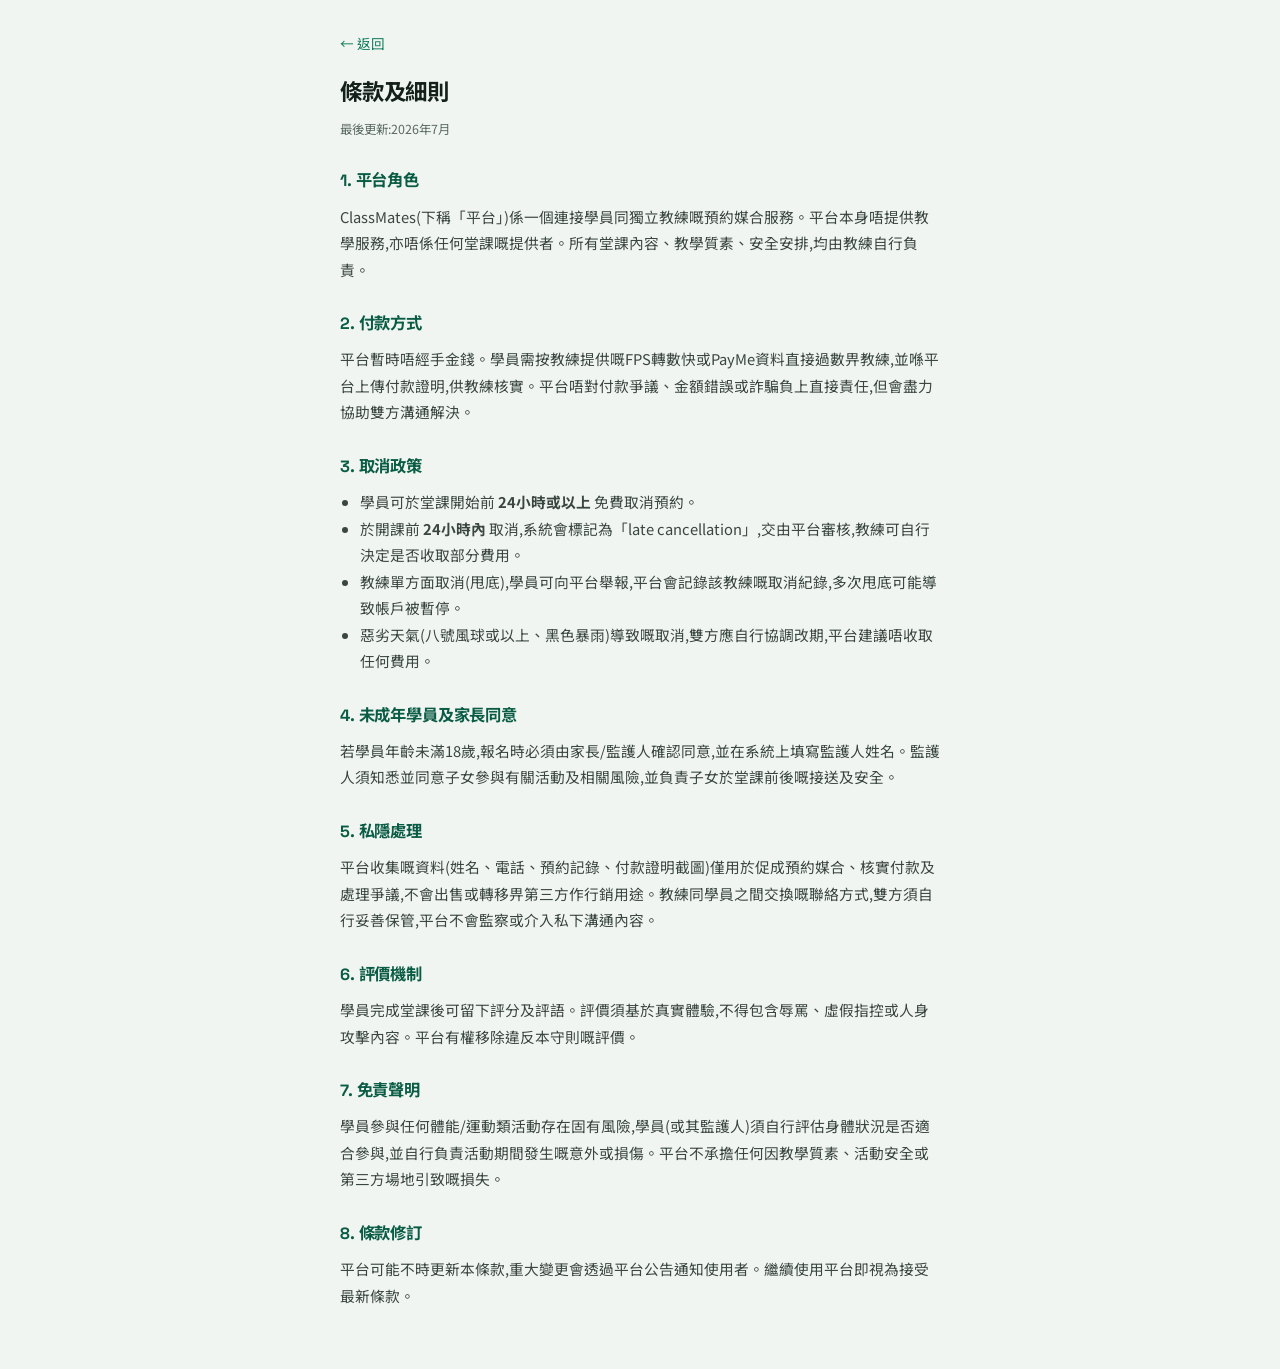
<file: terms.html>
<!DOCTYPE html>
<html lang="zh-HK">
<head>
<meta charset="UTF-8">
<meta name="viewport" content="width=device-width, initial-scale=1.0">
<title>條款及細則 — ClassMates</title>
<link href="https://fonts.googleapis.com/css2?family=Space+Grotesk:wght@500;700&family=Noto+Sans+HK:wght@400;600;700&display=swap" rel="stylesheet">
<link rel="stylesheet" href="styles.css">
<style>
  .doc{max-width:640px;margin:0 auto;padding:30px 20px 60px;line-height:1.8;font-size:.92rem}
  .doc h1{font-size:1.4rem;margin-bottom:4px}
  .doc .upd{color:var(--ink-2);font-size:.78rem;margin-bottom:24px}
  .doc h2{font-size:1.02rem;margin:26px 0 8px;color:var(--green-dk)}
  .doc p, .doc li{color:#3A4640}
  .doc ul{margin-left:20px;margin-top:6px}
  .doc .back{display:inline-block;margin-bottom:18px;color:var(--green);font-size:.85rem;text-decoration:none}
</style>
</head>
<body>
<div class="doc">
  <a href="javascript:history.back()" class="back">← 返回</a>
  <h1>條款及細則</h1>
  <div class="upd">最後更新:2026年7月</div>

  <h2>1. 平台角色</h2>
  <p>ClassMates(下稱「平台」)係一個連接學員同獨立教練嘅預約媒合服務。平台本身唔提供教學服務,亦唔係任何堂課嘅提供者。所有堂課內容、教學質素、安全安排,均由教練自行負責。</p>

  <h2>2. 付款方式</h2>
  <p>平台暫時唔經手金錢。學員需按教練提供嘅FPS轉數快或PayMe資料直接過數畀教練,並喺平台上傳付款證明,供教練核實。平台唔對付款爭議、金額錯誤或詐騙負上直接責任,但會盡力協助雙方溝通解決。</p>

  <h2>3. 取消政策</h2>
  <ul>
    <li>學員可於堂課開始前 <b>24小時或以上</b> 免費取消預約。</li>
    <li>於開課前 <b>24小時內</b> 取消,系統會標記為「late cancellation」,交由平台審核,教練可自行決定是否收取部分費用。</li>
    <li>教練單方面取消(甩底),學員可向平台舉報,平台會記錄該教練嘅取消紀錄,多次甩底可能導致帳戶被暫停。</li>
    <li>惡劣天氣(八號風球或以上、黑色暴雨)導致嘅取消,雙方應自行協調改期,平台建議唔收取任何費用。</li>
  </ul>

  <h2>4. 未成年學員及家長同意</h2>
  <p>若學員年齡未滿18歲,報名時必須由家長/監護人確認同意,並在系統上填寫監護人姓名。監護人須知悉並同意子女參與有關活動及相關風險,並負責子女於堂課前後嘅接送及安全。</p>

  <h2>5. 私隱處理</h2>
  <p>平台收集嘅資料(姓名、電話、預約記錄、付款證明截圖)僅用於促成預約媒合、核實付款及處理爭議,不會出售或轉移畀第三方作行銷用途。教練同學員之間交換嘅聯絡方式,雙方須自行妥善保管,平台不會監察或介入私下溝通內容。</p>

  <h2>6. 評價機制</h2>
  <p>學員完成堂課後可留下評分及評語。評價須基於真實體驗,不得包含辱罵、虛假指控或人身攻擊內容。平台有權移除違反本守則嘅評價。</p>

  <h2>7. 免責聲明</h2>
  <p>學員參與任何體能/運動類活動存在固有風險,學員(或其監護人)須自行評估身體狀況是否適合參與,並自行負責活動期間發生嘅意外或損傷。平台不承擔任何因教學質素、活動安全或第三方場地引致嘅損失。</p>

  <h2>8. 條款修訂</h2>
  <p>平台可能不時更新本條款,重大變更會透過平台公告通知使用者。繼續使用平台即視為接受最新條款。</p>
</div>
</body>
</html>
</file>
<file: styles.css>
/* ===== ClassMates â€” shared styles ===== */
:root{
  --bg:#F1F5F2;
  --card:#FFFFFF;
  --ink:#14201C;
  --ink-2:#5A6B64;
  --line:#E1E8E3;
  --green:#0E7A5B;
  --green-dk:#0A5C45;
  --orange:#FF6A3D;
  --yellow:#F5B301;
  --red:#D64545;
  --radius:16px;
  font-size:16px;
}
*{box-sizing:border-box;margin:0;padding:0}
body{
  font-family:"Noto Sans HK","Space Grotesk",system-ui,sans-serif;
  background:var(--bg);color:var(--ink);
  min-height:100vh;
}
h1,h2,h3,.disp{font-family:"Space Grotesk","Noto Sans HK",sans-serif;letter-spacing:-.01em}
.app{max-width:520px;margin:0 auto;min-height:100vh;background:var(--bg);position:relative;padding-bottom:84px}
.wide .app{max-width:960px}

/* top bar */
.topbar{position:sticky;top:0;z-index:20;background:var(--bg);padding:14px 18px 10px;display:flex;align-items:center;gap:10px}
.topbar .logo{font-family:"Space Grotesk";font-weight:700;font-size:1.15rem}
.topbar .logo span{color:var(--green)}
.topbar .spacer{flex:1}
.topbar .who{font-size:.8rem;color:var(--ink-2)}
.iconbtn{border:none;background:var(--card);border:1px solid var(--line);border-radius:12px;padding:8px 12px;font-size:.85rem;cursor:pointer;color:var(--ink)}
.iconbtn:hover{border-color:var(--green)}

/* bottom nav */
.bottomnav{position:fixed;bottom:0;left:0;right:0;z-index:30;display:flex;justify-content:center;pointer-events:none}
.bottomnav .inner{pointer-events:auto;display:flex;gap:4px;background:var(--ink);border-radius:20px 20px 0 0;padding:10px 14px calc(10px + env(safe-area-inset-bottom));width:100%;max-width:520px;justify-content:space-around}
.bottomnav button{background:none;border:none;color:#9DB3AA;font-size:.72rem;display:flex;flex-direction:column;align-items:center;gap:3px;cursor:pointer;padding:4px 10px;border-radius:10px}
.bottomnav button .em{font-size:1.25rem}
.bottomnav button.on{color:#fff;background:rgba(255,255,255,.08)}

/* sections */
.page{padding:6px 18px 24px;display:none}
.page.on{display:block}
.sec-title{font-size:1.02rem;font-weight:700;margin:18px 0 10px;display:flex;align-items:baseline;gap:8px}
.sec-title small{font-weight:400;color:var(--ink-2);font-size:.75rem}

/* search */
.search{display:flex;gap:8px;margin-top:4px;position:relative}
.search input{flex:1;border:1px solid var(--line);border-radius:14px;padding:12px 38px 12px 14px;font-size:.95rem;background:var(--card)}
.search input:focus{outline:2px solid var(--green);border-color:transparent}
.search-clear{position:absolute;right:14px;top:50%;transform:translateY(-50%);color:var(--ink-2);cursor:pointer;font-size:1rem;line-height:1;display:none}
.search-clear.on{display:block}

/* category tiles */
.cats{display:grid;grid-template-columns:repeat(3,1fr);gap:12px;margin-top:6px}
.cat{background:var(--card);border:1px solid var(--line);border-radius:var(--radius);padding:18px 8px 14px;text-align:center;cursor:pointer;transition:transform .12s,box-shadow .12s}
.cat:hover{transform:translateY(-2px);box-shadow:0 6px 18px rgba(20,32,28,.08)}
.cat .em{font-size:2rem;display:block;margin-bottom:8px}
.cat .nm{font-size:.85rem;font-weight:600}

/* featured scroll */
.hscroll{display:flex;gap:12px;overflow-x:auto;padding:4px 2px 12px;scroll-snap-type:x mandatory}
.hscroll::-webkit-scrollbar{display:none}
.fcard{scroll-snap-align:start;min-width:180px;background:var(--card);border:1px solid var(--line);border-radius:var(--radius);overflow:hidden;cursor:pointer;flex-shrink:0}
.fcard .ph{height:110px;background:linear-gradient(135deg,#0E7A5B,#123B2F);display:flex;align-items:center;justify-content:center;font-size:2.6rem;color:#fff;position:relative}
.fcard .pin{position:absolute;top:8px;left:8px;background:var(--orange);color:#fff;font-size:.62rem;padding:2px 8px;border-radius:999px;font-weight:700}
.fcard .bd{padding:10px 12px}
.fcard .nm{font-weight:700;font-size:.92rem}
.fcard .mt{font-size:.74rem;color:var(--ink-2);margin-top:3px}

/* coach list card */
.clist{display:grid;grid-template-columns:1fr 1fr;gap:12px}
.ccard{background:var(--card);border:1px solid var(--line);border-radius:var(--radius);overflow:hidden;cursor:pointer;transition:transform .12s}
.ccard:hover{transform:translateY(-2px)}
.ccard .ph{height:120px;background:linear-gradient(135deg,#123B2F,#0E7A5B);display:flex;align-items:center;justify-content:center;font-size:2.8rem;color:#fff}
.ccard .bd{padding:10px 12px}
.ccard .nm{font-weight:700;font-size:.95rem;display:flex;align-items:center;gap:6px}
.ccard .badge{font-size:.62rem;background:#E8F3EE;color:var(--green);padding:2px 6px;border-radius:999px;font-weight:600}
.ccard .stars{font-size:.8rem;color:var(--yellow);margin-top:4px}
.ccard .stars small{color:var(--ink-2)}
.ccard .mt{font-size:.78rem;color:var(--ink-2);margin-top:4px}

/* filter bar */
.filters{display:flex;gap:8px;flex-wrap:wrap;margin:10px 0 14px}
.fchip{border:1px solid var(--line);background:var(--card);border-radius:999px;padding:7px 13px;font-size:.8rem;cursor:pointer;color:var(--ink)}
.fchip.on{background:var(--ink);color:#fff;border-color:var(--ink)}

/* filter sheet checklist */
.checklist{display:flex;flex-direction:column;gap:2px;max-height:280px;overflow-y:auto;margin-top:4px;background:var(--card);border:1px solid var(--line);border-radius:12px;padding:6px 10px}
.checklist label{display:flex;align-items:center;gap:10px;padding:8px 4px;font-size:.9rem;cursor:pointer;border-bottom:1px solid var(--line)}
.checklist label:last-child{border-bottom:none}
.checklist input{width:auto}

/* sub category list */
.sublist{display:flex;flex-direction:column;gap:8px;margin-top:6px}
.subitem{background:var(--card);border:1px solid var(--line);border-radius:14px;padding:14px 16px;font-weight:600;font-size:.95rem;cursor:pointer;display:flex;justify-content:space-between;align-items:center}
.subitem:hover{border-color:var(--green)}
.subitem .ar{color:var(--ink-2)}

/* buttons */
.btn{display:inline-flex;align-items:center;justify-content:center;gap:6px;border:none;border-radius:14px;padding:13px 18px;font-size:.95rem;font-weight:700;cursor:pointer;font-family:inherit}
.btn.primary{background:var(--green);color:#fff}
.btn.primary:hover{background:var(--green-dk)}
.btn.ghost{background:var(--card);border:1px solid var(--line);color:var(--ink)}
.btn.danger{background:#FCEBEB;color:var(--red)}
.btn.block{width:100%}
.btn.sm{padding:8px 13px;font-size:.8rem;border-radius:11px}
.btn:disabled{opacity:.45;cursor:not-allowed}

/* modal / sheet */
.sheet-mask{position:fixed;inset:0;background:rgba(10,18,15,.55);z-index:50;display:none;align-items:flex-end;justify-content:center}
.sheet-mask.on{display:flex}
.sheet{background:var(--bg);width:100%;max-width:520px;max-height:92vh;overflow-y:auto;border-radius:22px 22px 0 0;padding:10px 18px 30px;animation:up .22s ease}
@keyframes up{from{transform:translateY(40px);opacity:.4}to{transform:none;opacity:1}}
.sheet .grab{width:44px;height:5px;border-radius:99px;background:#C9D4CE;margin:6px auto 14px}
.sheet h2{font-size:1.15rem;margin-bottom:4px}

/* coach detail */
.dhead{display:flex;gap:14px;align-items:center;margin-bottom:12px}
.dhead .av{width:72px;height:72px;border-radius:20px;background:linear-gradient(135deg,#123B2F,#0E7A5B);display:flex;align-items:center;justify-content:center;font-size:2.2rem;color:#fff;flex-shrink:0}
.dhead .stars{color:var(--yellow);font-size:.85rem}
.dhead .mt{color:var(--ink-2);font-size:.8rem;margin-top:2px}
.dbio{background:var(--card);border:1px solid var(--line);border-radius:14px;padding:13px 15px;font-size:.87rem;line-height:1.6;margin-bottom:12px}
.dbio ul{margin:6px 0 0 18px;color:var(--ink-2)}
.tabs{display:flex;gap:8px;margin:14px 0 12px;flex-wrap:wrap}
.tab{border:1px solid var(--line);background:var(--card);border-radius:999px;padding:8px 15px;font-size:.82rem;font-weight:600;cursor:pointer}
.tab.on{background:var(--green);color:#fff;border-color:var(--green)}
.price{font-family:"Space Grotesk";font-size:1.5rem;font-weight:700;margin:6px 0 10px}
.price small{font-size:.8rem;color:var(--ink-2);font-weight:400}

/* slot calendar */
.days{display:flex;gap:8px;overflow-x:auto;padding-bottom:8px}
.days::-webkit-scrollbar{display:none}
.day{min-width:56px;text-align:center;border:1px solid var(--line);background:var(--card);border-radius:13px;padding:9px 4px;cursor:pointer;flex-shrink:0}
.day.on{background:var(--ink);color:#fff;border-color:var(--ink)}
.day .dw{font-size:.68rem;color:inherit;opacity:.7}
.day .dd{font-weight:700;font-size:1rem}
.slots{display:grid;grid-template-columns:repeat(3,1fr);gap:8px;margin-top:10px}
.slot{border:1px solid var(--line);background:var(--card);border-radius:11px;padding:10px 4px;text-align:center;font-size:.83rem;cursor:pointer}
.slot.on{background:var(--green);color:#fff;border-color:var(--green)}
.slot.full{opacity:.35;cursor:not-allowed;text-decoration:line-through}

/* forms */
.frm{display:flex;flex-direction:column;gap:10px;margin-top:10px}
.frm label{font-size:.78rem;font-weight:600;color:var(--ink-2)}
.frm input,.frm textarea,.frm select{border:1px solid var(--line);border-radius:12px;padding:12px 13px;font-size:.93rem;font-family:inherit;background:var(--card);width:100%}
.frm input:focus,.frm textarea:focus,.frm select:focus{outline:2px solid var(--green);border-color:transparent}
.payinfo{background:#FFF6EF;border:1px solid #FFD9C4;border-radius:13px;padding:12px 14px;font-size:.85rem;line-height:1.7}
.payinfo b{color:var(--orange)}

/* bookings */
.bcard{background:var(--card);border:1px solid var(--line);border-radius:var(--radius);padding:14px 15px;margin-bottom:10px}
.bcard .row1{display:flex;justify-content:space-between;align-items:center;gap:8px}
.bcard .nm{font-weight:700;font-size:.95rem}
.bcard .mt{font-size:.8rem;color:var(--ink-2);margin-top:4px}
.bcard .acts{display:flex;gap:8px;margin-top:11px;flex-wrap:wrap}
.st{font-size:.7rem;font-weight:700;padding:4px 10px;border-radius:999px;white-space:nowrap}
.st.pending_payment{background:#FFF4D6;color:#8A6A00}
.st.pending_verify{background:#FFE9DD;color:#B4460F}
.st.confirmed{background:#E2F4EA;color:var(--green-dk)}
.st.completed{background:#E9ECEA;color:#4A5A53}
.st.cancelled{background:#FCE7E7;color:var(--red)}
.st.pending_approval{background:#EAE6FA;color:#5B41B5}
.st.open{background:#FFE9DD;color:var(--orange)}
.st.resolved{background:#E2F4EA;color:var(--green-dk)}
.verified{background:#E6F0FF;color:#1B5FCC;font-size:.62rem;padding:2px 7px;border-radius:999px;font-weight:700}

/* rating input */
.starpick{display:flex;gap:6px;font-size:1.7rem;cursor:pointer;user-select:none}
.starpick span{color:#D7DEDA}
.starpick span.on{color:var(--yellow)}

/* tables (admin) */
.tbl{width:100%;border-collapse:collapse;background:var(--card);border-radius:14px;overflow:hidden;font-size:.83rem}
.tbl th{background:var(--ink);color:#fff;text-align:left;padding:10px 12px;font-weight:600;font-size:.75rem}
.tbl td{padding:10px 12px;border-top:1px solid var(--line)}
.statgrid{display:grid;grid-template-columns:repeat(2,1fr);gap:10px;margin-top:8px}
.stat{background:var(--card);border:1px solid var(--line);border-radius:var(--radius);padding:15px}
.stat .v{font-family:"Space Grotesk";font-size:1.7rem;font-weight:700;color:var(--green)}
.stat .l{font-size:.75rem;color:var(--ink-2);margin-top:2px}

/* login */
.loginwrap{max-width:400px;margin:0 auto;padding:60px 22px}
.loginwrap .logo{font-family:"Space Grotesk";font-size:2rem;font-weight:700;text-align:center}
.loginwrap .logo span{color:var(--green)}
.loginwrap .tag{text-align:center;color:var(--ink-2);font-size:.85rem;margin:6px 0 28px}
.rolepick{display:grid;grid-template-columns:repeat(3,1fr);gap:8px;margin-bottom:14px}
.rolepick .rp{border:1px solid var(--line);background:var(--card);border-radius:13px;padding:11px 4px;text-align:center;font-size:.8rem;font-weight:600;cursor:pointer}
.rolepick .rp.on{background:var(--ink);color:#fff;border-color:var(--ink)}
.hint{font-size:.75rem;color:var(--ink-2);margin-top:14px;line-height:1.7;background:var(--card);border:1px dashed var(--line);border-radius:12px;padding:11px 13px}

.loadingbar{display:none;height:4px;border-radius:99px;background:var(--line);overflow:hidden;margin-top:2px}
.loadingbar.on{display:block}
.loadingbar span{display:block;height:100%;width:35%;background:var(--green);border-radius:99px;animation:loadmove 1s ease-in-out infinite}
@keyframes loadmove{0%{transform:translateX(-120%)}100%{transform:translateX(380%)}}

.empty{color:var(--ink-2);font-size:.85rem;text-align:center;padding:34px 10px}
.toast{position:fixed;left:50%;transform:translateX(-50%);bottom:110px;background:var(--ink);color:#fff;padding:11px 20px;border-radius:999px;font-size:.85rem;z-index:99;opacity:0;transition:opacity .2s;pointer-events:none;max-width:88%;text-align:center}
.toast.on{opacity:1}
.crumb{font-size:.8rem;color:var(--ink-2);margin:6px 0 2px;cursor:pointer}
.crumb:hover{color:var(--green)}
.proofimg{max-width:100%;border-radius:12px;border:1px solid var(--line);margin-top:8px}
@media (prefers-reduced-motion:reduce){*{animation:none!important;transition:none!important}}
</file>
